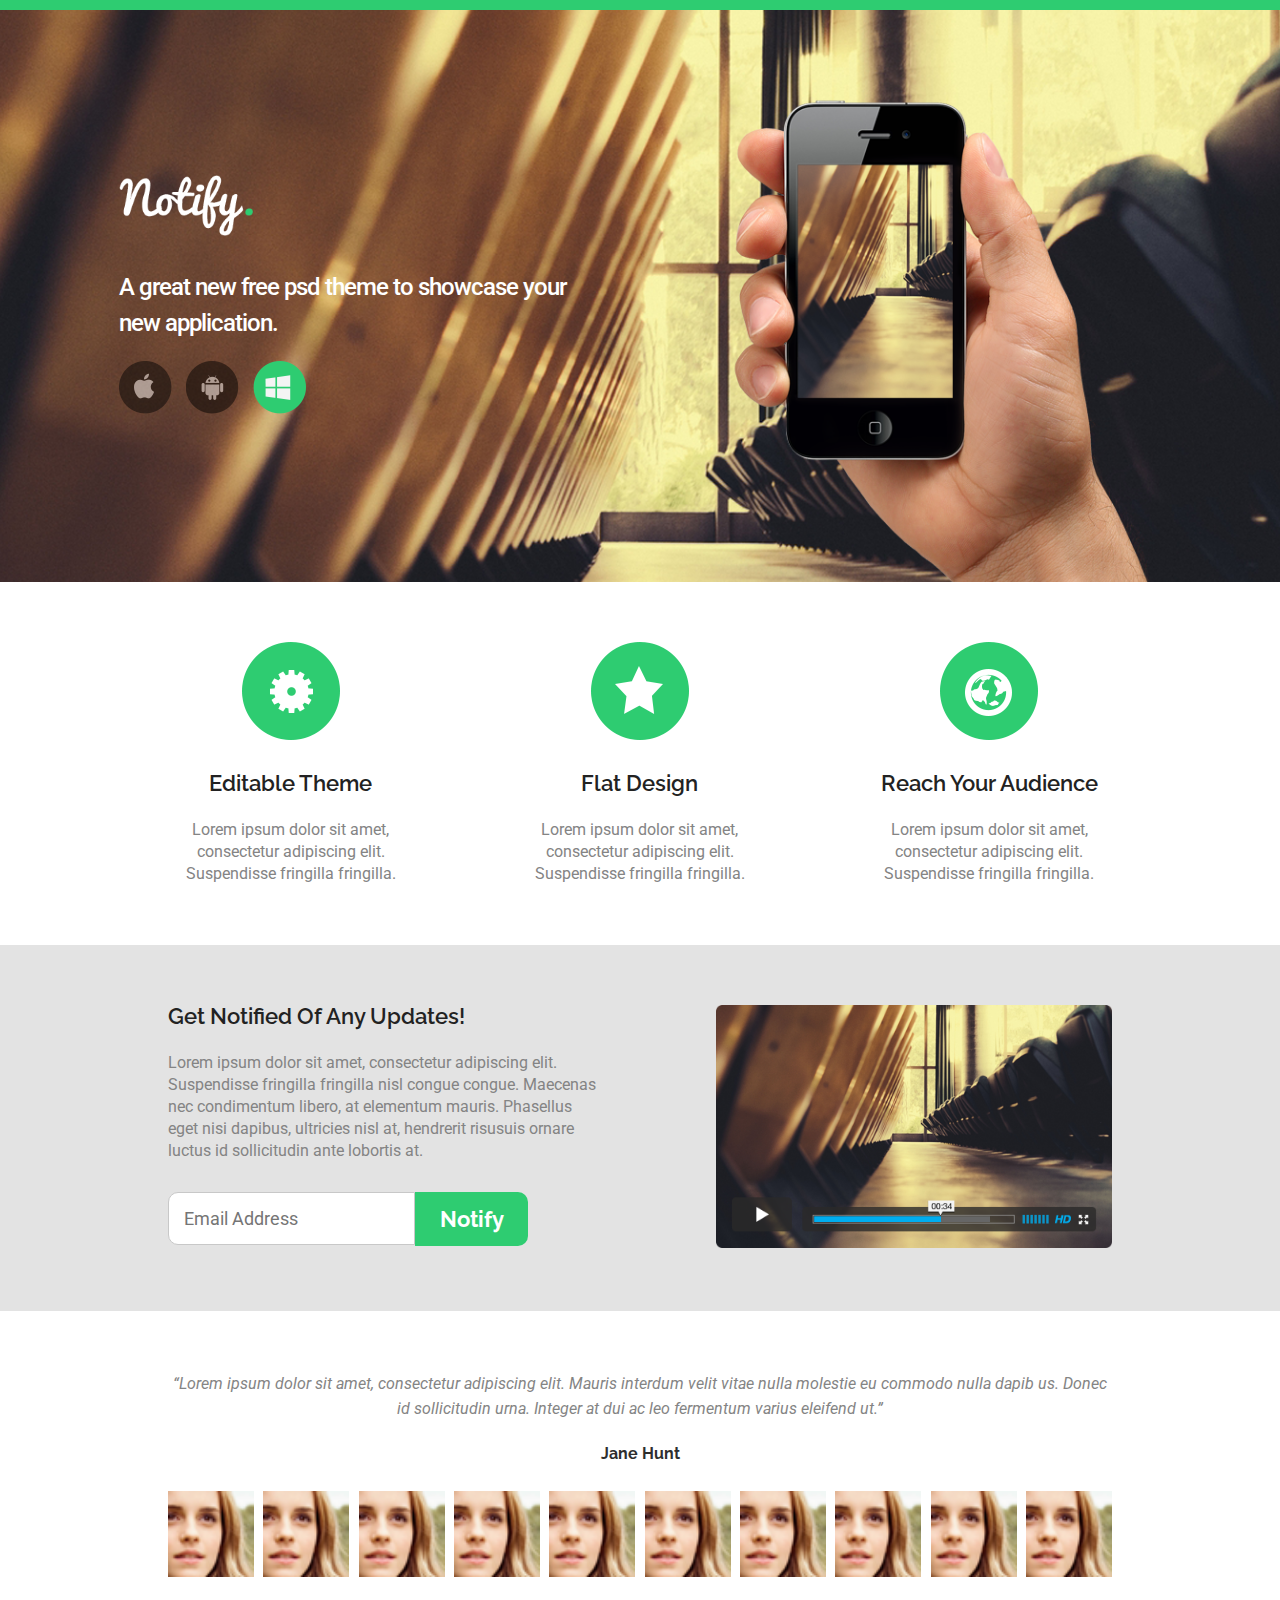
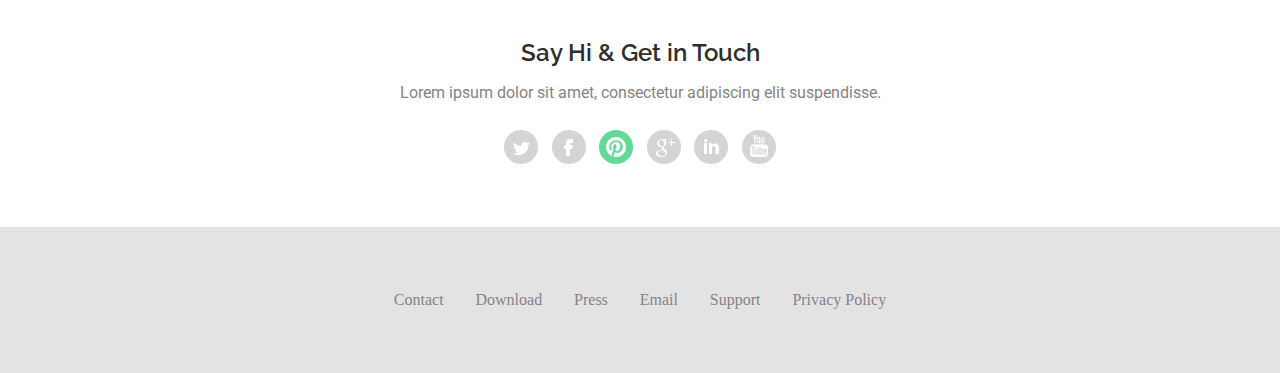
<file: fin_publish/publish_0/index.html>
<!DOCTYPE html>
<html lang="en">
<head>
    <meta charset="UTF-8">
    <meta name="viewport" content="width=device-width, initial-scale=1.0">
    <title>notify</title>
    <link rel="stylesheet" href="css/import.css">
</head>
<body>
    <header>
        <div>
            <h1>
                <img src="images/main_03.png" alt="notify">
            </h1>
            <p>
                A great new free psd theme to showcase your new application. 
            </p>
            <a href="">
                <img src="images/main_07.png" alt="ios">
            </a>
            <a href="">
                <img src="images/main_09.png" alt="android">
            </a>
            <a href="">
                <img src="images/main_11.png" alt="windowsMobile">
            </a>
        </div>
    </header>
    <section>
        <h2>icon's Section</h2>
        <dl>
            <dt>Editable Theme</dt>
            <dd>Lorem ipsum dolor sit amet, consectetur adipiscing elit. Suspendisse fringilla fringilla.</dd>
        </dl>
        <dl>
            <dt>Flat Design</dt>
            <dd>Lorem ipsum dolor sit amet, consectetur adipiscing elit. Suspendisse fringilla fringilla.</dd>
        </dl>
        <dl>
            <dt>Reach Your Audience</dt>
            <dd>Lorem ipsum dolor sit amet, consectetur adipiscing elit. Suspendisse fringilla fringilla.</dd>
        </dl>
    </section>
    <section>
        <div>
            <h2>
                Get Notified Of Any Updates!
            </h2>
            <p>
                Lorem ipsum dolor sit amet, consectetur adipiscing elit. Suspendisse fringilla fringilla nisl congue congue. Maecenas nec condimentum libero, at elementum mauris. Phasellus eget nisi dapibus, ultricies nisl at, hendrerit risusuis ornare luctus id sollicitudin ante lobortis at.
            </p>
            <form>
                <input type="email" placeholder="Email Address">
                <input type="submit" value="Notify">
            </form>
        </div>
        <div>
            <img src="images/main_28.png" alt="movArea">
        </div>
    </section>
    <section>
        <h2>quote's Section</h2>
        <p>
            <q>Lorem ipsum dolor sit amet, consectetur adipiscing elit. Mauris interdum velit vitae nulla molestie eu commodo nulla dapib us. Donec id sollicitudin urna. Integer at dui ac leo fermentum varius eleifend ut.</q>
            <strong>Jane Hunt</strong>
        </p>
        <ul>
            <li>
                <img src="images/main_32.png" alt="face Example">
            </li>
            <li>
                <img src="images/main_32.png" alt="face Example">
            </li>
            <li>
                <img src="images/main_32.png" alt="face Example">
            </li>
            <li>
                <img src="images/main_32.png" alt="face Example">
            </li>
            <li>
                <img src="images/main_32.png" alt="face Example">
            </li>
            <li>
                <img src="images/main_32.png" alt="face Example">
            </li>
            <li>
                <img src="images/main_32.png" alt="face Example">
            </li>
            <li>
                <img src="images/main_32.png" alt="face Example">
            </li>
            <li>
                <img src="images/main_32.png" alt="face Example">
            </li>
            <li>
                <img src="images/main_32.png" alt="face Example">
            </li>
        </ul>
        <p>
            <strong>Say Hi & Get in Touch</strong>
            Lorem ipsum dolor sit amet, consectetur adipiscing elit suspendisse. 
        </p>
        <ul>
            <li>
                <a href=""><img src="images/main_36.png" alt="twitter"></a>
            </li>
            <li>
                <a href=""><img src="images/main_38.png" alt="facebook"></a>
            </li>
            <li>
                <a href=""><img src="images/main_40.png" alt="pinter"></a>
            </li>
            <li>
                <a href=""><img src="images/main_42.png" alt="google"></a>
            </li>
            <li>
                <a href=""><img src="images/main_44.png" alt="LinkedIN"></a>
            </li>
            <li>
                <a href=""><img src="images/main_46.png" alt="youtube"></a>
            </li>
        </ul>
    </section>
    <footer>
        <a href="">Contact</a>
        <a href="">Download</a>
        <a href="">Press</a>
        <a href="">Email</a>
        <a href="">Support</a>
        <a href="">Privacy Policy</a>
    </footer>
</body>
</html>
</file>
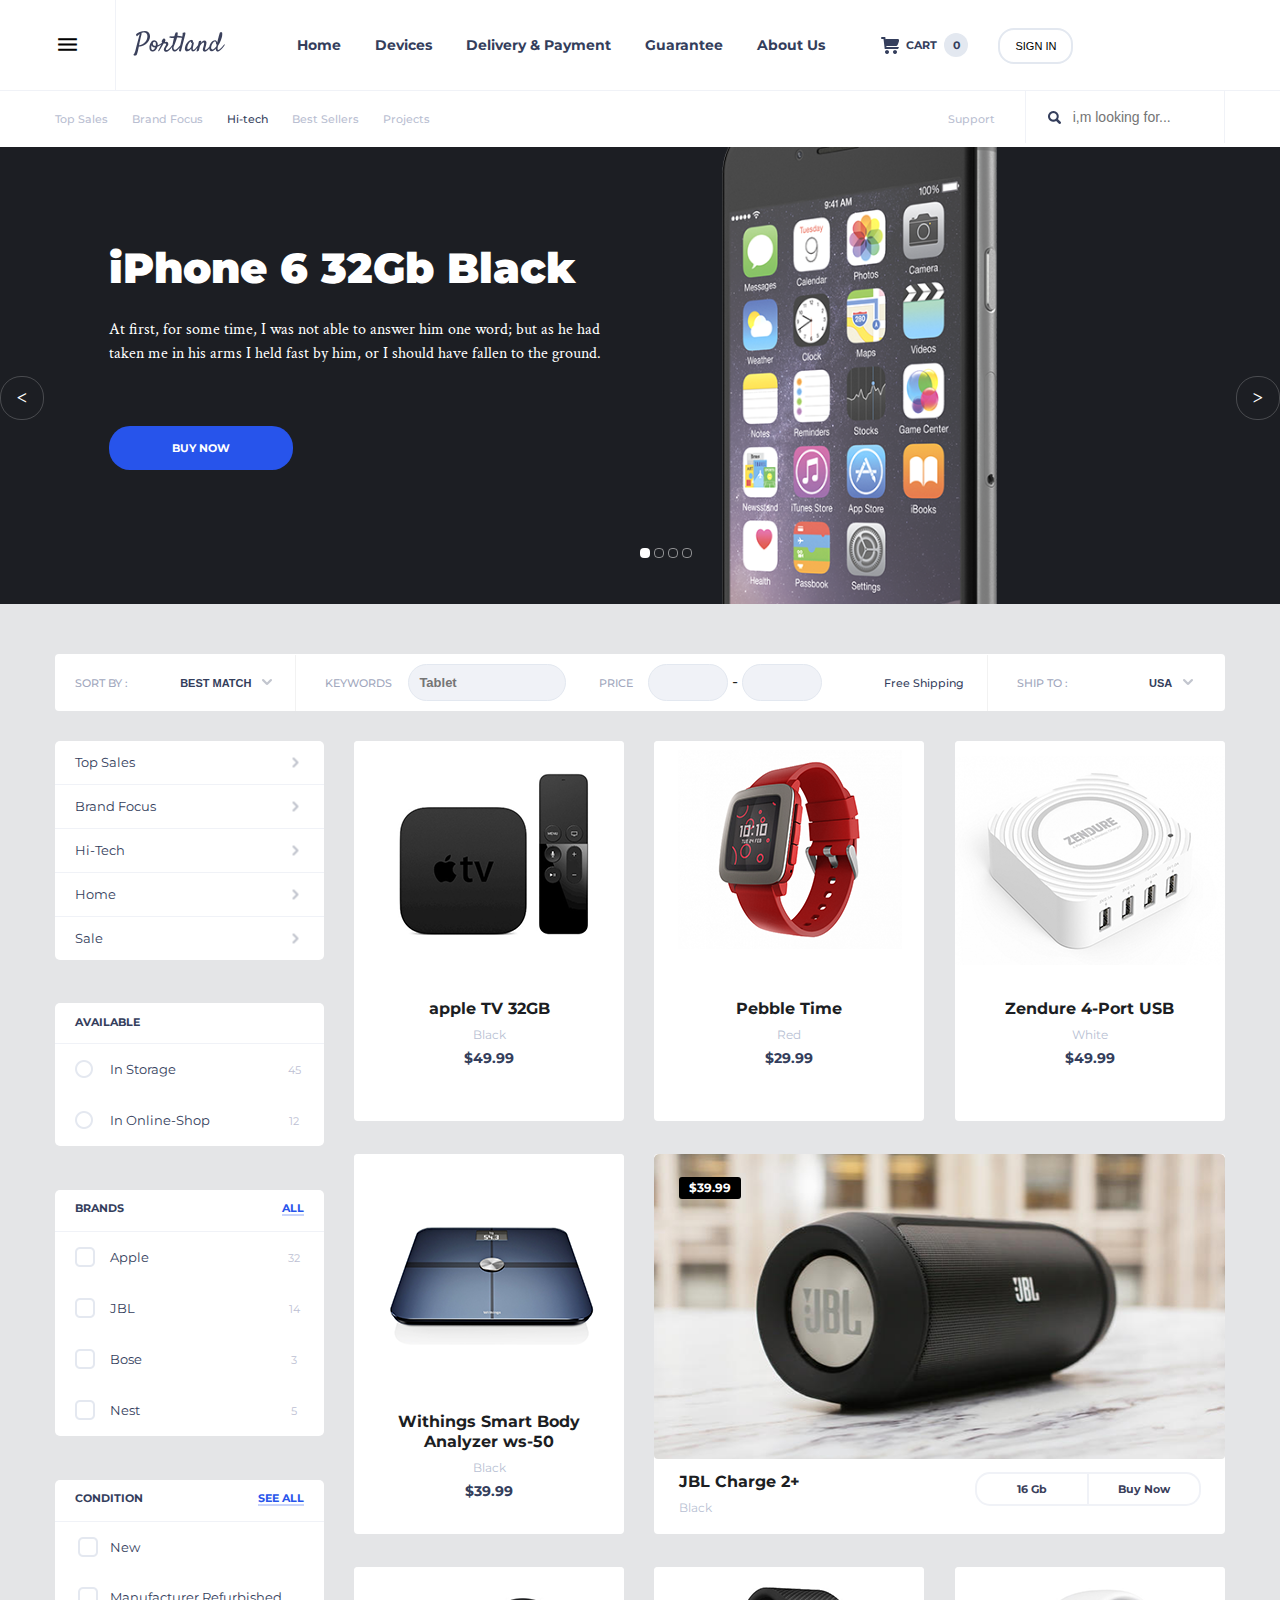
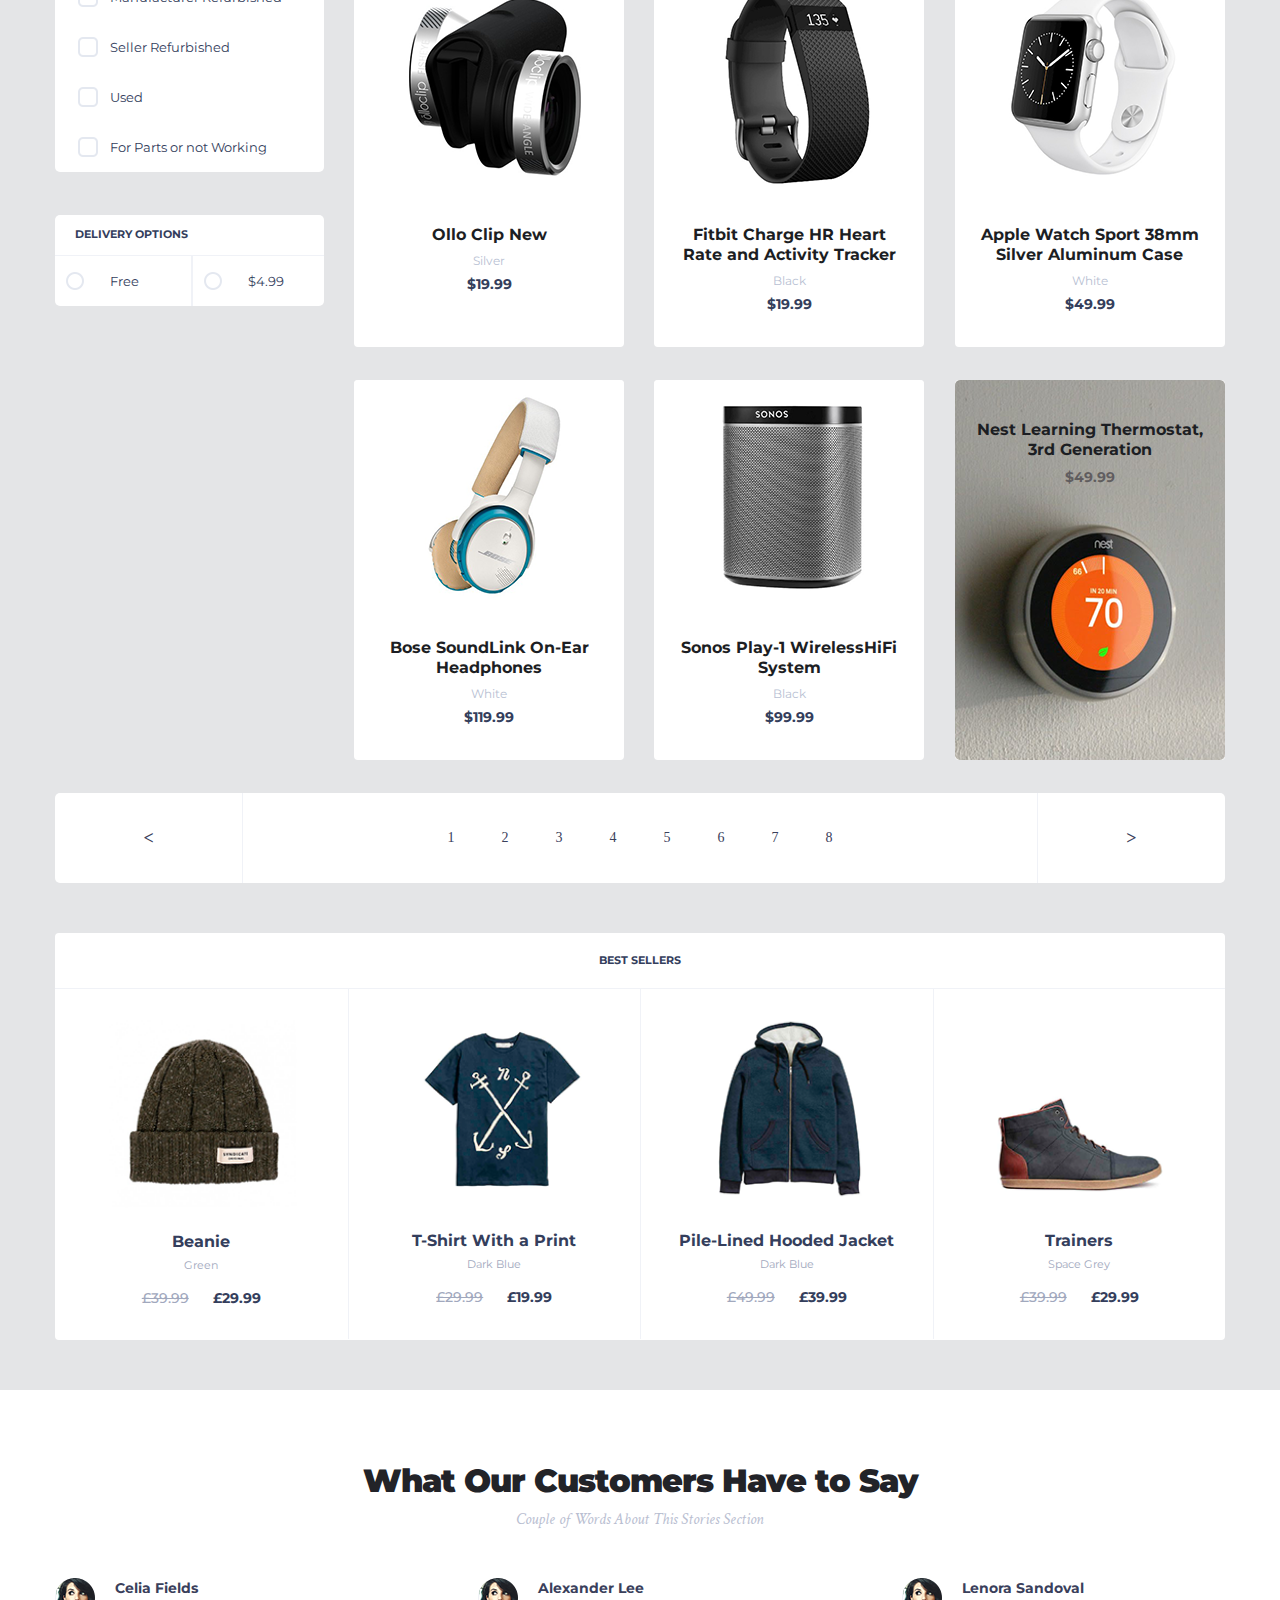
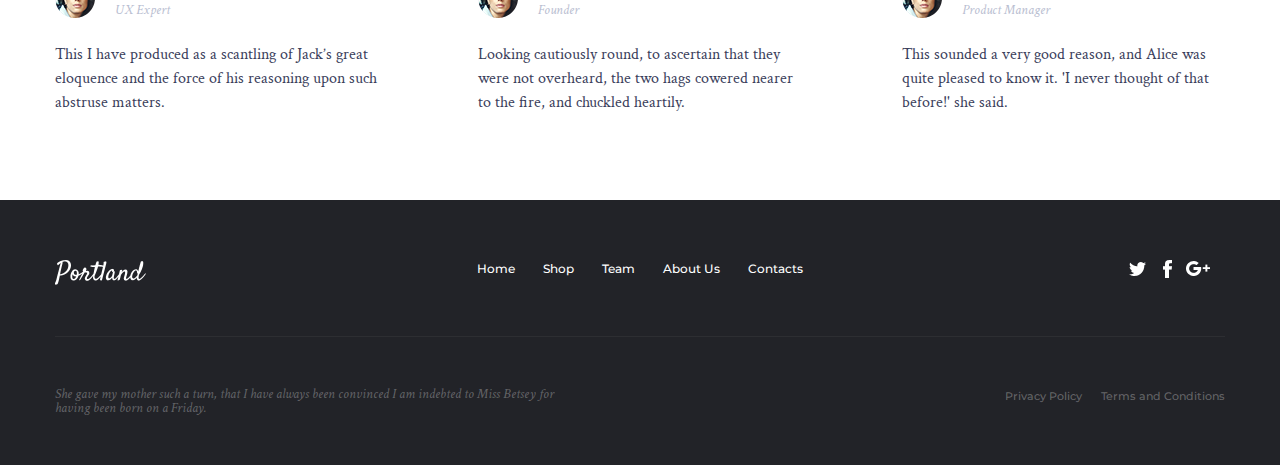
<file: fin_publish/publish_2/index.html>
<!DOCTYPE html>
<html lang="en">
<head>
    <meta charset="UTF-8">
    <meta name="viewport" content="width=device-width, initial-scale=1.0">
    <title>portLand</title>
    <link rel="stylesheet" href="css/import.css">
</head>
<body>
    <header>
        <div class="mont">
            <label for="mui" class="material-icons">
                menu
            </label>
            <h1>
                <a href="">
                    <img src="images/logo.png" alt="portland">
                </a>
            </h1>
            <input type="checkbox" id="mui">
            <nav>
                <ul>
                    <li>
                        <a href="#">Home</a>
                    </li>
                    <li>
                        <a href="#">Devices</a>
                    </li>
                    <li>
                        <a href="#">Delivery &amp; Payment</a>
                    </li>
                    <li>
                        <a href="#">Guarantee</a>
                    </li>
                    <li>
                        <a href="#">About Us</a>
                    </li>
                </ul>
            </nav>
            <div>
                <strong>CART</strong><span>0</span>
                <input type="button" value="SIGN IN">
            </div>
        </div>
    </header>
    <!-- Header Fin -->

    <nav>
        <div class="slideNav mont">
            <ul>
                <li>
                    <a href="">Top Sales</a>
                </li>
                <li>
                    <a href="">Brand Focus</a>
                </li>
                <li>
                    <a href="" class="active">Hi-tech</a>
                </li>
                <li>
                    <a href="">Best Sellers</a>
                </li>
                <li>
                    <a href="">Projects</a>
                </li>
                <li>
                    <a href="">Support</a>
                </li>
            </ul>
            <input type="search" title="searchField" placeholder="i,m looking for...">
        </div>
    </nav>
    <!-- slide Nav Fin -->

    <section class="slideArea">
        <h2>sliderSection</h2>
        <div>
            <a href="" class="btn_conL">&lt;</a>
            <a href="" class="btn_conR">&gt;</a>
            <ol>
                <li><a href="" class="active">slide1</a></li>
                <li><a href="">slide2</a></li>
                <li><a href="">slide3</a></li>
                <li><a href="">slide4</a></li>
            </ol>
            <ul>
                <li>
                    <figure>
                        <img src="images/sample_slider.png" alt="iphone 6">
                        <figcaption>
                            <dl>
                                <dt class="mont">iPhone 6 32Gb Black</dt>
                                <dd class="crim">At first, for some time, I was not able to answer him one word; but as he had taken me in his arms I held fast by him, or I should have fallen to the ground.</dd>
                            </dl>
                            <input class="mont" type="button" value="BUY NOW">
                        </figcaption>
                    </figure>
                </li>
            </ul>
        </div>
    </section>
    <!-- slider Fin -->

    <div class="contentArea mont">
        <fieldset class="mont">
            <label for="sb_Select">SORT BY :</label>
            <span class="selectBox sbSelect">
                <select id="sb_Select">
                    <option>BEST MATCH</option>
                </select>
            </span>
            
            <label for="sb_keywords">KEYWORDS</label>
            <input type="search" id="sb_keywords" placeholder="Tablet">
            
            <label for="range_minprice">PRICE</label>
            <input type="text" id="range_minprice">
            <span>-</span>
            
            <input type="text" id="range_maxprice">
            <input type="checkbox" id="freeShipCheck">
            <label for="freeShipCheck">Free Shipping</label>

            <label for="ship_Select">SHIP TO :</label>
            <span class="selectBox shipSelect">
                <select id="ship_Select">
                    <option>USA</option>
                </select>
            </span>
        </fieldset>
        <!-- soryBY Fin -->
        <aside>
            <nav>
                <ul>
                    <li>
                        <a href="">Top Sales</a>
                        <ol>
                            <li>
                                <a href="">CELL PHONES</a>
                            </li>
                            <li>
                                <a href="">CAMERAS</a>
                            </li>
                            <li>
                                <a href="">COMPUTERS</a>
                            </li>
                            <li>
                                <a href="">TV. AUDIO</a>
                            </li>
                            <li>
                                <a href="">VIDEO GAMES</a>
                            </li>
                        </ol>
                    </li>
                    <li>
                        <a href="">Brand Focus</a>
                        <ol>
                            <li>
                                <a href="">CELL PHONES</a>
                            </li>
                            <li>
                                <a href="">CAMERAS</a>
                            </li>
                            <li>
                                <a href="">COMPUTERS</a>
                            </li>
                            <li>
                                <a href="">TV. AUDIO</a>
                            </li>
                            <li>
                                <a href="">VIDEO GAMES</a>
                            </li>
                        </ol>
                    </li>
                    <li>
                        <a href="">Hi-Tech</a>
                        <ol>
                            <li>
                                <a href="">CELL PHONES</a>
                            </li>
                            <li>
                                <a href="">CAMERAS</a>
                            </li>
                            <li>
                                <a href="">COMPUTERS</a>
                            </li>
                            <li>
                                <a href="">TV. AUDIO</a>
                            </li>
                            <li>
                                <a href="">VIDEO GAMES</a>
                            </li>
                        </ol>
                    </li>
                    <li>
                        <a href="">Home</a>
                        <ol>
                            <li>
                                <a href="">CELL PHONES</a>
                            </li>
                            <li>
                                <a href="">CAMERAS</a>
                            </li>
                            <li>
                                <a href="">COMPUTERS</a>
                            </li>
                            <li>
                                <a href="">TV. AUDIO</a>
                            </li>
                            <li>
                                <a href="">VIDEO GAMES</a>
                            </li>
                        </ol>
                    </li>
                    <li>
                        <a href="">Sale</a>
                        <ol>
                            <li>
                                <a href="">CELL PHONES</a>
                            </li>
                            <li>
                                <a href="">CAMERAS</a>
                            </li>
                            <li>
                                <a href="">COMPUTERS</a>
                            </li>
                            <li>
                                <a href="">TV. AUDIO</a>
                            </li>
                            <li>
                                <a href="">VIDEO GAMES</a>
                            </li>
                        </ol>
                    </li>
                </ul>
            </nav>

            <fieldset>
                <legend>Available</legend>
                <input type="radio" name="ava_select" id="ava_str">
                <label for="ava_str">In Storage</label>
                <span>45</span>
                <input type="radio" name="ava_select" id="ava_net">
                <label for="ava_net">In Online-Shop</label>
                <span>12</span>
            </fieldset>

            <fieldset>
                <legend>
                    Brands
                    <a href="">ALL</a>
                </legend>
                <input type="checkbox" id="brand_op1">
                <label for="brand_op1">Apple</label>
                <span>32</span>
                <input type="checkbox" id="brand_op2">
                <label for="brand_op2">JBL</label>
                <span>14</span>
                <input type="checkbox" id="brand_op3">
                <label for="brand_op3">Bose</label>
                <span>3</span>
                <input type="checkbox" id="brand_op4">
                <label for="brand_op4">Nest</label>
                <span>5</span>
            </fieldset>

            <fieldset>
                <legend>
                    Condition
                    <a href="">SEE ALL</a>
                </legend>
                <input type="checkbox" id="Condition_op1">
                <label for="Condition_op1">New</label>
                <input type="checkbox" id="Condition_op2">
                <label for="Condition_op2">Manufacturer Refurbished</label>
                <input type="checkbox" id="Condition_op3">
                <label for="Condition_op3">Seller Refurbished</label>
                <input type="checkbox" id="Condition_op4">
                <label for="Condition_op4">Used</label>
                <input type="checkbox" id="Condition_op5">
                <label for="Condition_op5">For Parts or not Working</label>
            </fieldset>

            <fieldset>
                <legend>Delivery Options</legend>
                <input type="radio" name="dlvr_select" id="dlvr_free">
                <label for="dlvr_free">Free</label>
                <input type="radio" name="dlvr_select" id="dlvr_dollar">
                <label for="dlvr_dollar">$4.99</label>
            </fieldset>
        </aside>
        <!-- * aside Fin -->
        <section>
            <h3>ContentList</h3>
            <ul>
                <li>
                    <figure>
                        <img src="images/sample_product01.png" alt="apple TV">
                        <figcaption>
                            <dl>
                                <dt>apple TV 32GB</dt>
                                <dd>Black</dd>
                                <dd>$49.99</dd>
                            </dl>
                        </figcaption>
                    </figure>
                </li>
                <li>
                    <figure>
                        <img src="images/sample_product02.png" alt="Pebble Time">
                        <figcaption>
                            <dl>
                                <dt>Pebble Time</dt>
                                <dd>Red</dd>
                                <dd>$29.99</dd>
                            </dl>
                        </figcaption>
                    </figure>
                </li>
                <li>
                    <figure>
                        <img src="images/sample_product03.png" alt="Zendure 4-Port USB">
                        <figcaption>
                            <dl>
                                <dt>Zendure 4-Port USB</dt>
                                <dd>White</dd>
                                <dd>$49.99</dd>
                            </dl>
                        </figcaption>
                    </figure>
                </li>
                <li>
                    <figure>
                        <img src="images/sample_product04.png" alt="Withings Smart Body Analyzer ws-50">
                        <figcaption>
                            <dl>
                                <dt>Withings Smart Body Analyzer ws-50</dt>
                                <dd>Black</dd>
                                <dd>$39.99</dd>
                            </dl>
                        </figcaption>
                    </figure>
                </li>
                <li>
                    <figure>
                        <img src="images/sample_product05.png" alt="JBL Charge 2+">
                        <figcaption>
                            <dl>
                                <dt>JBL Charge 2+</dt>
                                <dd>Black</dd>
                                <dd>$39.99</dd>
                            </dl>
                            <span>
                                <a href="">16 Gb</a>
                                <a href="">Buy Now</a>
                            </span>
                        </figcaption>
                    </figure>
                </li>
                <li>
                    <figure>
                        <img src="images/sample_product06.png" alt="Ollo Clip New">
                        <figcaption>
                            <dl>
                                <dt>Ollo Clip New</dt>
                                <dd>Silver</dd>
                                <dd>$19.99</dd>
                            </dl>
                        </figcaption>
                    </figure>
                </li>
                <li>
                    <figure>
                        <img src="images/sample_product07.png" alt="Fitbit Charge HR Heart Rate and Activity Tracker">
                        <figcaption>
                            <dl>
                                <dt>Fitbit Charge HR Heart Rate and Activity Tracker</dt>
                                <dd>Black</dd>
                                <dd>$19.99</dd>
                            </dl>
                        </figcaption>
                    </figure>
                </li>
                <li>
                    <figure>
                        <img src="images/sample_product08.png" alt="Apple Watch Sport 38mm Silver Aluminum Case">
                        <figcaption>
                            <dl>
                                <dt>Apple Watch Sport 38mm Silver Aluminum Case</dt>
                                <dd>White</dd>
                                <dd>$49.99</dd>
                            </dl>
                        </figcaption>
                    </figure>
                </li>
                <li>
                    <figure>
                        <img src="images/sample_product09.png" alt="Bose SoundLink On-Ear Headphones">
                        <figcaption>
                            <dl>
                                <dt>Bose SoundLink On-Ear Headphones</dt>
                                <dd>White</dd>
                                <dd>$119.99</dd>
                            </dl>
                        </figcaption>
                    </figure>
                </li>
                <li>
                    <figure>
                        <img src="images/sample_product10.png" alt="Sonos Play-1 WirelessHiFi System">
                        <figcaption>
                            <dl>
                                <dt>Sonos Play-1 WirelessHiFi System</dt>
                                <dd>Black</dd>
                                <dd>$99.99</dd>
                            </dl>
                        </figcaption>
                    </figure>
                </li>
                <li>
                    <figure>
                        <img src="images/sample_product11.png" alt="Nest Learning Thermostat, 3rd Generation">
                        <figcaption>
                            <dl>
                                <dt>Nest Learning Thermostat, 3rd Generation</dt>
                                <dd></dd>
                                <dd>$49.99</dd>
                            </dl>
                        </figcaption>
                    </figure>
                </li>
            </ul>
        </section>
    </div>
    <!--content List Fin-->
    
    <div class="paging">
        <a href="" title="이전 8개목록">&lt;</a>
        <a href="" title="다음 8개목록">&gt;</a>
        <ol>
            <li><a href="">1</a></li>
            <li><a href="">2</a></li>
            <li><a href="">3</a></li>
            <li><a href="">4</a></li>
            <li><a href="">5</a></li>
            <li><a href="">6</a></li>
            <li><a href="">7</a></li>
            <li><a href="">8</a></li>
        </ol>
    </div>
    <!-- pager Fin -->

    <section class="bestArea mont">
        <h2>Best Sellers</h2>
        <ul>
            <li>
                <figure>
                    <img src="images/sample_product12.png" alt="Beanie">
                    <figcaption>
                        <dl>
                            <dt>Beanie</dt>
                            <dd>Green</dd>
                            <dd>
                                <del>£39.99</del>
                                £29.99
                            </dd>
                        </dl>
                    </figcaption>
                </figure>
            </li>
            <li>
                <figure>
                    <img src="images/sample_product13.png" alt="T-Shirt With a Print">
                    <figcaption>
                        <dl>
                            <dt>T-Shirt With a Print</dt>
                            <dd>Dark Blue</dd>
                            <dd>
                                <del>£29.99</del>
                                £19.99
                            </dd>
                        </dl>
                    </figcaption>
                </figure>
            </li>
            <li>
                <figure>
                    <img src="images/sample_product14.png" alt="Pile-Lined Hooded Jacket">
                    <figcaption>
                        <dl>
                            <dt>Pile-Lined Hooded Jacket</dt>
                            <dd>Dark Blue</dd>
                            <dd>
                                <del>£49.99</del>
                                £39.99
                            </dd>
                        </dl>
                    </figcaption>
                </figure>
            </li>
            <li>
                <figure>
                    <img src="images/sample_product15.png" alt="Trainers">
                    <figcaption>
                        <dl>
                            <dt>Trainers</dt>
                            <dd>Space Grey</dd>
                            <dd>
                                <del>£39.99</del>
                                £29.99
                            </dd>
                        </dl>
                    </figcaption>
                </figure>
            </li>
        </ul>
    </section>
    <!-- bestSellers Fin -->

    <section class="tosayArea mont">
        <div>
            <h2>What Our Customers Have to Say</h2>
            <p class="crim">Couple of Words About This Stories Section</p>
            <ul>
                <li>
                    <figure>
                        <img src="images/thumb_face01.png" alt="faceEx">
                        <figcaption>
                            <dl>
                                <dt>Celia Fields</dt>
                                <dd class="crim">UX Expert</dd>
                            </dl>
                        </figcaption>
                    </figure>
                    <p class="crim">
                        This I have produced as a scantling of Jack’s great eloquence and the force of his reasoning upon such abstruse matters.
                    </p>
                </li>
                <li>
                    <figure>
                        <img src="images/thumb_face01.png" alt="faceEx">
                        <figcaption>
                            <dl>
                                <dt>Alexander Lee</dt>
                                <dd class="crim">Founder</dd>
                            </dl>
                        </figcaption>
                    </figure>
                    <p class="crim">
                        Looking cautiously round, to ascertain that they were not overheard, the two hags cowered nearer to the fire, and chuckled heartily.
                    </p>
                </li>
                <li>
                    <figure>
                        <img src="images/thumb_face01.png" alt="faceEx">
                        <figcaption>
                            <dl>
                                <dt>Lenora Sandoval</dt>
                                <dd class="crim">Product Manager</dd>
                            </dl>
                        </figcaption>
                    </figure>
                    <p class="crim">This sounded a very good reason, and Alice was quite pleased to know it. 'I never thought of that before!' she said.</p>
                </li>
            </ul>
        </div>
    </section>
    <!-- havetosay Fin -->

    <footer class="mont">
        <div>
            <h2>
                <img src="images/foot_logo.png" alt="portLand">
            </h2>
            <ul>
                <li>
                    <a href="">Home</a>
                </li>
                <li>
                    <a href="">Shop</a>
                </li>
                <li>
                    <a href="">Team</a>
                </li>
                <li>
                    <a href="">About Us</a>
                </li>
                <li>
                    <a href="">Contacts</a>
                </li>
            </ul>
            <span>
                <a href="">twitter</a>
                <a href="">facebook</a>
                <a href="">googlePlus</a>
            </span>
        </div>
        <div>
            <p class="crim">She gave my mother such a turn, that I have always been convinced I am indebted to Miss Betsey for having been born on a Friday.</p>
            <span>
                <a href="">Privacy Policy</a>
                <a href="">Terms and Conditions</a>
            </span>
        </div>
    </footer>
</body>
</html>
</file>
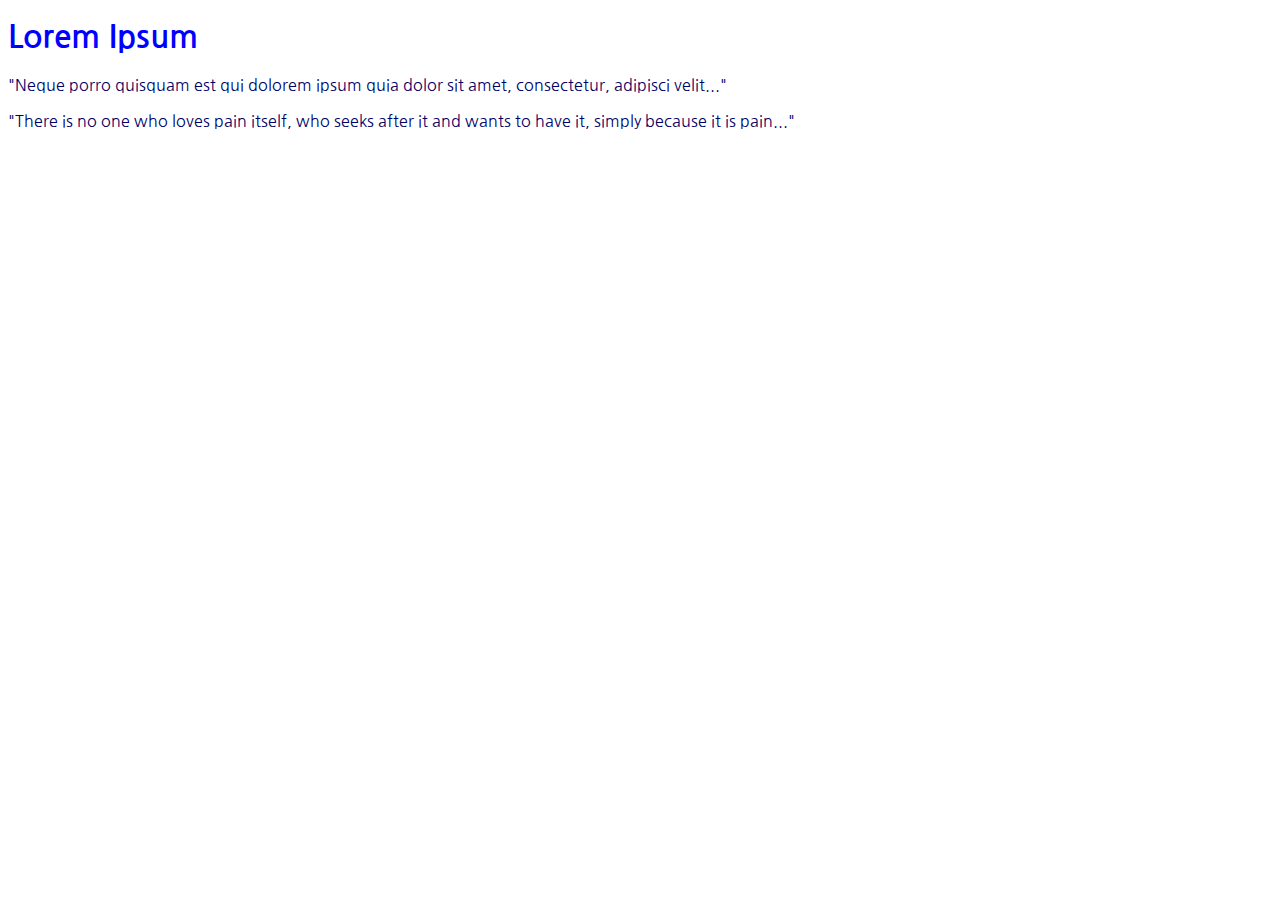
<file: Responsive/step0/index.html>
<!DOCTYPE html>
<html lang="en">
<head>
    <meta charset="UTF-8">
    <meta name="viewport" content="width=device-width, initial-scale=1.0">
    <title>css etcRule</title>
    <link rel="stylesheet" href="css/import.css">
</head>
<body>
    <h1>Lorem Ipsum</h1>
    <p>"Neque porro quisquam est qui dolorem ipsum quia dolor sit amet, consectetur, adipisci velit..."</p>
    <p>"There is no one who loves pain itself, who seeks after it and wants to have it, simply because it is pain..."</p>
</body>
</html>
</file>
<file: Responsive/step0/css/import.css>
@import url('https://fonts.googleapis.com/css2?family=Nanum+Brush+Script&family=Nanum+Gothic:wght@400;700;800&display=swap');
@import url('pc.css') screen;
@import url('print.css') print;
</file>
<file: fin_publish/publish_0/css/import.css>
@import url('https://fonts.googleapis.com/css2?family=Raleway:wght@600;700&family=Roboto:ital,wght@0,400;0,500;1,400&display=swap');
@import url('reset.css');
@import url('global.css');
@import url('page.css');
</file>
<file: fin_publish/publish_2/css/import.css>
@import url('https://fonts.googleapis.com/css?family=Crimson+Text:400,400i|Montserrat:400,500,700,900');
@import url('https://fonts.googleapis.com/icon?family=Material+Icons');
@import url('reset.css');
@import url('global.css');
@import url('page.css');
</file>
